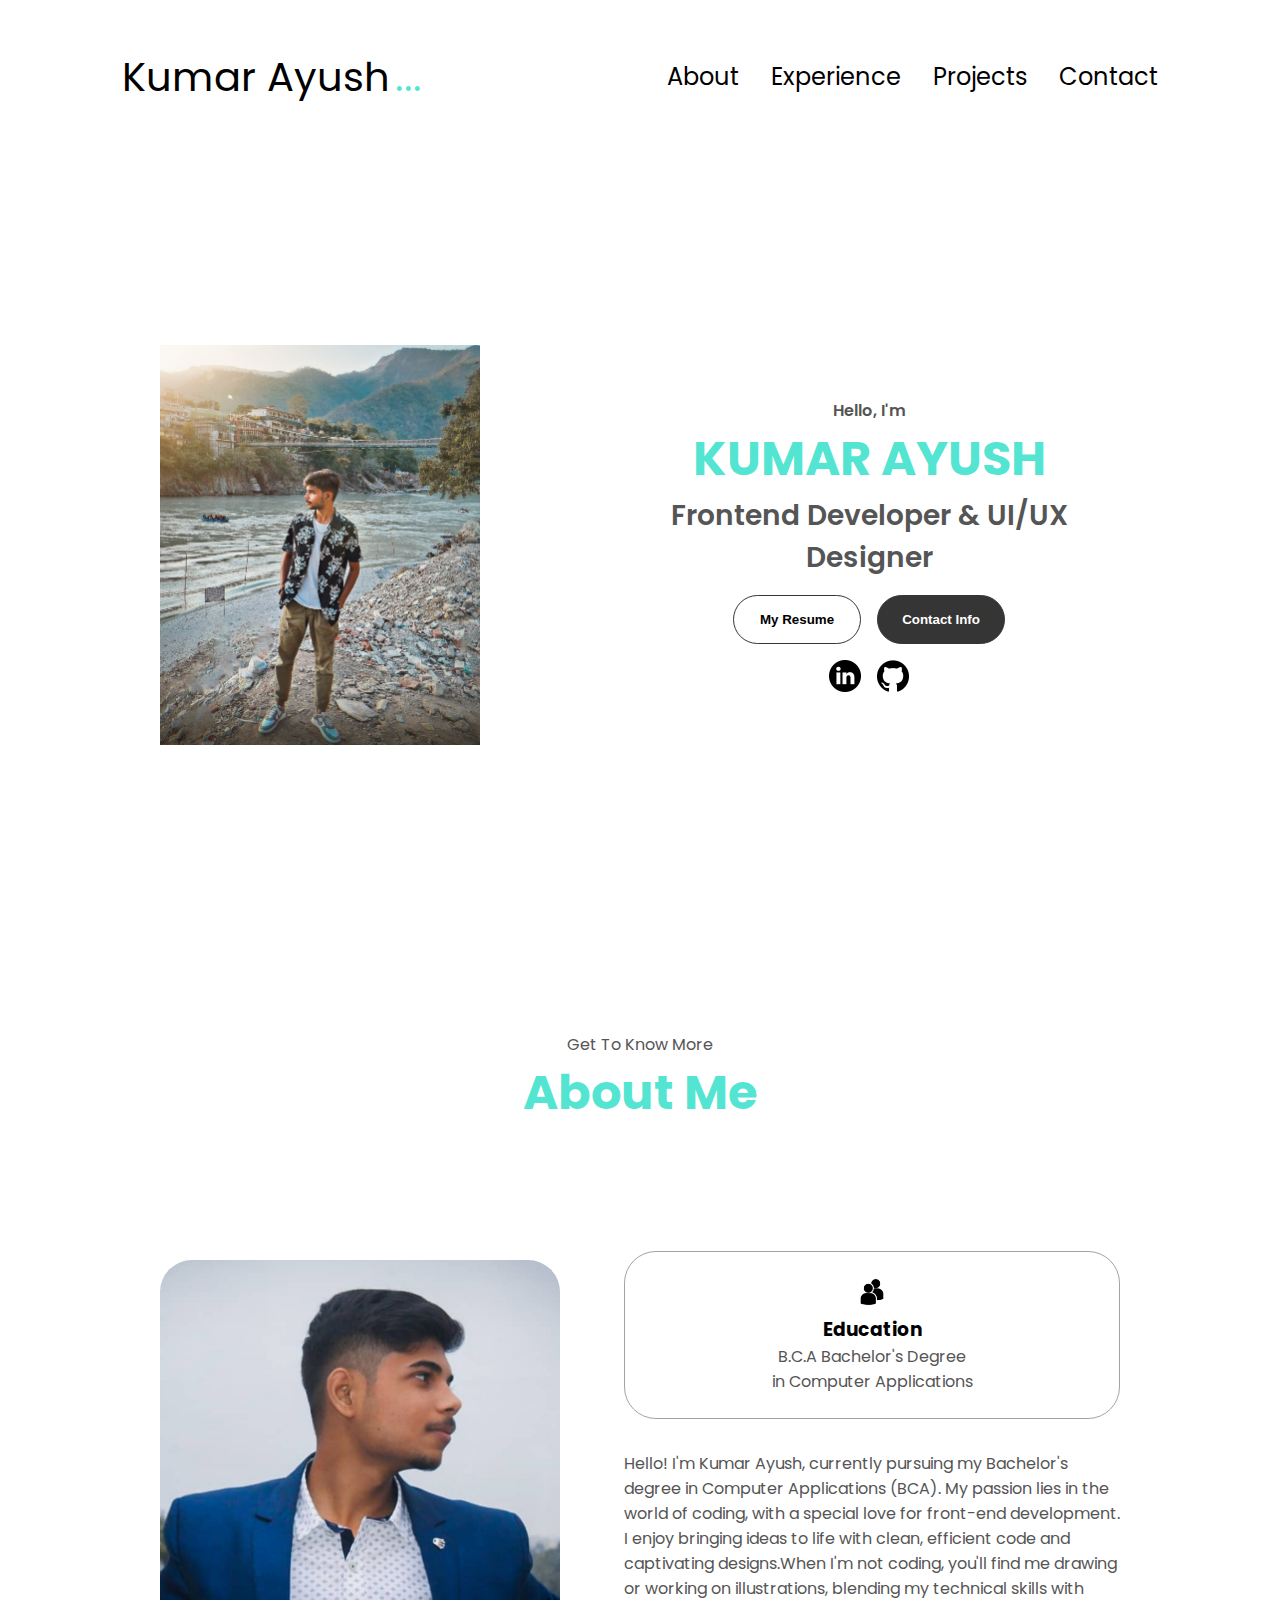
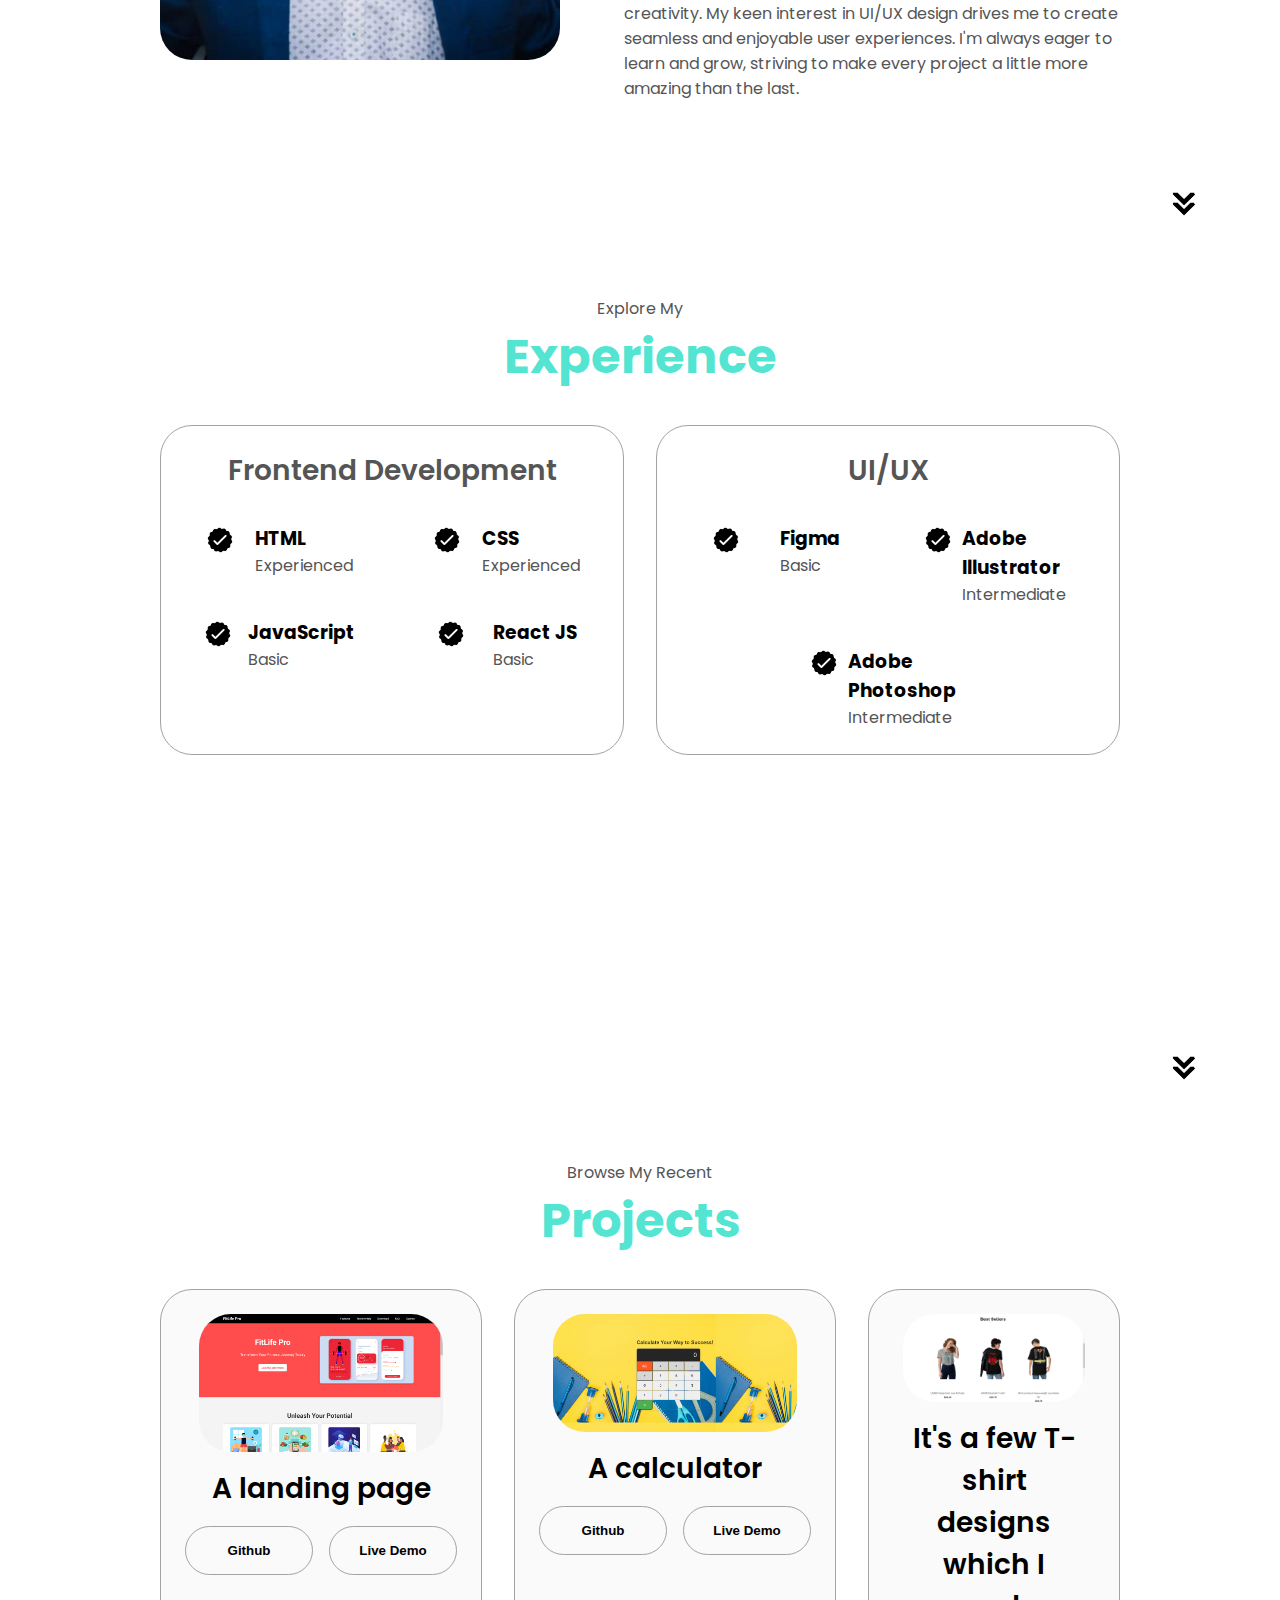
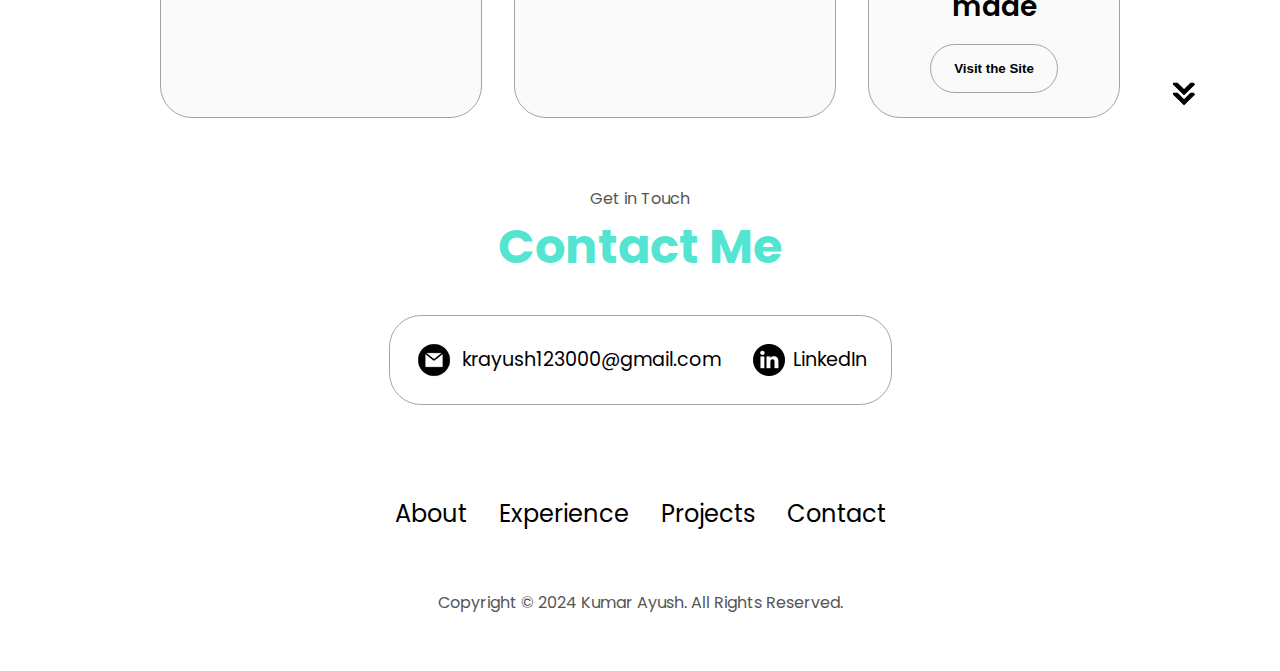
<file: index.html>
<!DOCTYPE html>
<html lang="en">
  <head>
    <meta charset="UTF-8" />
    <meta http-equiv="X-UA-Compatible" content="IE=edge" />
    <meta name="viewport" content="width=device-width, initial-scale=1.0" />
    <title>My Portfolio</title>
    <link rel="stylesheet" href="style.css" />
    <link rel="stylesheet" href="mediaqueries.css" />
  </head>
  <body>
    <nav id="desktop-nav">
      <div class="logo">Kumar Ayush <div id="dot">...</div></div>
      <div>
        <ul class="nav-links">
          <li><a href="#about">About</a></li>
          <li><a href="#experience">Experience</a></li>
          <li><a href="#projects">Projects</a></li>
          <li><a href="#contact">Contact</a></li>
        </ul>
      </div>
    </nav>
    <nav id="hamburger-nav">
      <div class="logo">Kumar Ayush</div>
      <div class="hamburger-menu">
        <div class="hamburger-icon" onclick="toggleMenu()">
          <span></span>
          <span></span>
          <span></span>
        </div>
        <div class="menu-links">
          <li><a href="#about" onclick="toggleMenu()">About</a></li>
          <li><a href="#experience" onclick="toggleMenu()">Experience</a></li>
          <li><a href="#projects" onclick="toggleMenu()">Projects</a></li>
          <li><a href="#contact" onclick="toggleMenu()">Contact</a></li>
        </div>
      </div>
    </nav>
    <section id="profile">
      <div class="section__pic-container">
        <img src="./Images/profile-pic1.jpg" alt="my profile pic" />
      </div>
      <div class="section__text">
        <p class="section__text__p1">Hello, I'm</p>
        <h1 class="title">KUMAR AYUSH</h1>
        <p class="section__text__p2">Frontend Developer &amp UI/UX Designer</p>
        <div class="btn-container">
          <button
            class="btn btn-color-2"
            onclick="window.open('./Images/Resume.pdf')"
          >
            My Resume
          </button>
          <button class="btn btn-color-1" onclick="location.href='./#contact'">
            Contact Info
          </button>
        </div>
        <div id="socials-container">
          <img
            src="./Images/linkedin.png"
            alt="My LinkedIn profile"
            class="icon"
            onclick="location.href='https://www.linkedin.com/in/kumar-ayush-26b34b295?utm_source=share&utm_campaign=share_via&utm_content=profile&utm_medium=android_app'"
          />
          <img
            src="./Images/github.png"
            alt="My Github profile"
            class="icon"
            onclick="location.href='https://github.com/KumarAyush000'"
          />
        </div>
      </div>
    </section>
    <section id="about">
      <p class="section__text__p1">Get To Know More</p>
      <h1 class="title">About Me</h1>
      <div class="section-container">
        <div class="section__pic-container">
          <img
            src="./Images/profile-pic2.jpg"
            alt="Profile picture"
            class="about-pic"
          />
        </div>
        <div class="about-details-container">
          <div class="about-containers">
            <div class="details-container">
              <img
                src="./Images/education.png"
                alt="Education icon"
                class="icon"
              />
              <h3>Education</h3>
              <p>B.C.A  Bachelor's Degree<br /> in Computer Applications</p>
            </div>
          </div>
          <div class="text-container">
            <p>
              Hello! I'm Kumar Ayush, currently pursuing my Bachelor's degree in Computer Applications (BCA). My passion lies in the world of coding, with a special love for front-end development.
               I enjoy bringing ideas to life with clean, efficient code and captivating designs.When I'm not coding, you'll find me drawing or working on illustrations, 
               blending my technical skills with creativity. My keen interest in UI/UX design drives me to create seamless and enjoyable user experiences.
               I'm always eager to learn and grow, striving to make every project a little more amazing than the last.
            </p>
          </div>
        </div>
      </div>
      <img
        src="./Images/arrow.png"
        alt="Arrow icon"
        class="icon arrow"
        onclick="location.href='./#experience'"
      />
    </section>
    <section id="experience">
      <p class="section__text__p1">Explore My</p>
      <h1 class="title">Experience</h1>
      <div class="experience-details-container">
        <div class="about-containers">
          <div class="details-container">
            <h2 class="experience-sub-title">Frontend Development</h2>
            <div class="article-container">
              <article>
                <img
                  src="./Images/checkmark.png"
                  alt="Experience icon"
                  class="icon"
                />
                <div>
                  <h3>HTML</h3>
                  <p>Experienced</p>
                </div>
              </article>
              <article>
                <img
                  src="./Images/checkmark.png"
                  alt="Experience icon"
                  class="icon"
                />
                <div>
                  <h3>CSS</h3>
                  <p>Experienced</p>
                </div>
              </article>
              <article>
                <img
                  src="./Images/checkmark.png"
                  alt="Experience icon"
                  class="icon"
                />
                <div>
                  <h3>JavaScript</h3>
                  <p>Basic</p>
                </div>
              </article>
              <article>
                <img
                  src="./Images/checkmark.png"
                  alt="Experience icon"
                  class="icon"
                />
                <div>
                  <h3>React JS</h3>
                  <p>Basic</p>
                </div>
              </article>
            </div>
          </div>
          <div class="details-container">
            <h2 class="experience-sub-title">UI/UX</h2>
            <div class="article-container">
              <article>
                <img
                  src="./Images/checkmark.png"
                  alt="Experience icon"
                  class="icon"
                />
                <div>
                  <h3>Figma</h3>
                  <p>Basic</p>
                </div>
              </article>
              <article>
                <img
                  src="./Images/checkmark.png"
                  alt="Experience icon"
                  class="icon"
                />
                <div>
                  <h3>Adobe Illustrator</h3>
                  <p>Intermediate</p>
                </div>
              </article>
              <article>
                <img
                  src="./Images/checkmark.png"
                  alt="Experience icon"
                  class="icon"
                />
                <div>
                  <h3>Adobe Photoshop</h3>
                  <p>Intermediate</p>
                </div>
              </article>
            </div>
          </div>
        </div>
      </div>
      <img
        src="./Images/arrow.png"
        alt="Arrow icon"
        class="icon arrow"
        onclick="location.href='./#projects'"
      />
    </section>
    <section id="projects">
      <p class="section__text__p1">Browse My Recent</p>
      <h1 class="title">Projects</h1>
      <div class="experience-details-container">
        <div class="about-containers">
          <div class="details-container color-container">
            <div class="article-container">
              <img
                src="./Images/Project1.png"
                alt="Project 1"
                class="project-img"
              />
            </div>
            <h2 class="experience-sub-title project-title">A landing page</h2>
            <div class="btn-container">
              <button
                class="btn btn-color-2 project-btn"
                onclick="location.href='https://github.com/KumarAyush000/CODSOFT-Task_1'"
              >
                Github
              </button>
              <button
                class="btn btn-color-2 project-btn"
                onclick="window.location.href = 'https://kumarayush000.github.io/CODSOFT-Task_1/'"
              >
                Live Demo
              </button>
            </div>
          </div>
          <div class="details-container color-container">
            <div class="article-container">
              <img
                src="./Images/Project2.png"
                alt="Project 2"
                class="project-img"
              />
            </div>
            <h2 class="experience-sub-title project-title">A calculator</h2>
            <div class="btn-container">
              <button
                class="btn btn-color-2 project-btn"
                onclick="location.href='https://github.com/KumarAyush000/CODSOFT-task_3'"
              >
                Github
              </button>
              <button
                class="btn btn-color-2 project-btn"
                onclick="location.href='https://kumarayush000.github.io/CODSOFT-task_3/'"
              >
                Live Demo
              </button>
            </div>
          </div>
          <div class="details-container color-container">
            <div class="article-container">
              <img
                src="./Images/Project3.png"
                alt="Project 3"
                class="project-img"
              />
            </div>
            <h2 class="experience-sub-title project-title">It's a few T-shirt designs which I made</h2>
            <div class="btn-container">
              <button
                class="btn btn-color-2 project-btn"
                onclick="location.href='http://shoperfrek.company.site'"
              >
                Visit the Site
              </button>
            </div>
          </div>
        </div>
      </div>
      <img
        src="./Images/arrow.png"
        alt="Arrow icon"
        class="icon arrow"
        onclick="location.href='./#contact'"
      />
    </section>
    <section id="contact">
      <p class="section__text__p1">Get in Touch</p>
      <h1 class="title">Contact Me</h1>
      <div class="contact-info-upper-container">
        <div class="contact-info-container">
          <img
            src="./Images/email.png"
            alt="Email icon"
            class="icon contact-icon email-icon"
          />
          <p><a href="mailto:krayush123000@gmail.com">krayush123000@gmail.com</a></p>
        </div>
        <div class="contact-info-container">
          <img
            src="./Images/linkedin.png"
            alt="LinkedIn icon"
            class="icon contact-icon"
          />
          <p><a href="https://www.linkedin.com/in/kumar-ayush-26b34b295?utm_source=share&utm_campaign=share_via&utm_content=profile&utm_medium=android_app">LinkedIn</a></p>
        </div>
      </div>
    </section>
    <footer>
      <nav>
        <div class="nav-links-container">
          <ul class="nav-links">
            <li><a href="#about">About</a></li>
            <li><a href="#experience">Experience</a></li>
            <li><a href="#projects">Projects</a></li>
            <li><a href="#contact">Contact</a></li>
          </ul>
        </div>
      </nav>
      <p>Copyright &#169; 2024 Kumar Ayush. All Rights Reserved.</p>
    </footer>
    <script src="script.js"></script>
  </body>
</html>
</file>
<file: style.css>
/* GENERAL */

@import url("https://fonts.googleapis.com/css2?family=Poppins:wght@300;400;500;600&display=swap");

* {
  margin: 0;
  padding: 0;
}

body {
  font-family: "Poppins", sans-serif;
}

html {
  scroll-behavior: smooth;
}

p {
  color: rgb(85, 85, 85);
}

/* TRANSITION */

a,
.btn {
  transition: all 300ms ease;
}

/* DESKTOP NAV */

nav,
.nav-links {
  display: flex;
}

nav {
  justify-content: space-around;
  align-items: center;
  height: 17vh;
}

.nav-links {
  gap: 2rem;
  list-style: none;
  font-size: 1.5rem;
}

a {
  color: black;
  text-decoration: none;
  text-decoration-color: white;
}

a:hover {
  color: rgba(16, 220, 193, 0.734);
  text-decoration: underline;
  text-underline-offset: 1rem;
  text-decoration-color: rgba(16, 220, 193, 0.734);
}

.logo {
  font-size: 40px;
  display: flex;
}

.logo:hover {
  cursor: default;
}

#dot {
  color: rgba(16, 220, 193, 0.734);
  font-size: 40px;
  margin-left: 5px;
  display: flex;
}

/* HAMBURGER MENU */

#hamburger-nav {
  display: none;
}

.hamburger-menu {
  position: relative;
  display: inline-block;
}

.hamburger-icon {
  display: flex;
  flex-direction: column;
  justify-content: space-between;
  height: 24px;
  width: 30px;
  cursor: pointer;
}

.hamburger-icon span {
  width: 100%;
  height: 2px;
  background-color: black;
  transition: all 0.3 ease-in-out;
}

.menu-links {
  position: absolute;
  top: 100%;
  right: 0;
  background-color: white;
  width: fit-content;
  max-height: 0;
  overflow: hidden;
  transition: all 0.3 ease-in-out;
}

.menu-links a {
  display: block;
  padding: 10px;
  text-align: center;
  font-size: 1.5rem;
  color: black;
  text-decoration: none;
  transition: all 0.3 ease-in-out;
}

.menu-links li {
  list-style: none;
}

.menu-links.open {
  max-height: 300px;
}

.hamburger-icon.open span:first-child {
  transform: rotate(45deg) translate(10px, 5px);
}

.hamburger-icon.open span:nth-child(2) {
  opacity: 0;
}

.hamburger-icon.open span:last-child {
  transform: rotate(-45deg) translate(10px, -5px);
}

.hamburger-icon span:first-child {
  transform: none;
}

.hamburger-icon span:first-child {
  opacity: 1;
}

.hamburger-icon span:first-child {
  transform: none;
}

/* SECTIONS */

section {
  padding-top: 4vh;
  height: 96vh;
  margin: 0 10rem;
  box-sizing: border-box;
  min-height: fit-content;
}

.section-container {
  display: flex;
}

/* PROFILE SECTION */

#profile {
  display: flex;
  justify-content: center;
  gap: 5rem;
  height: 80vh;
}

.section__pic-container {
  display: flex;
  height: 400px;
  width: 400px;
  margin: auto 0;
}

.section__text {
  align-self: center;
  text-align: center;
}

.section__text p {
  font-weight: 600;
}

.section__text__p1 {
  text-align: center;
}

.section__text__p2 {
  font-size: 1.75rem;
  margin-bottom: 1rem;
}

.title {
  font-size: 3rem;
  text-align: center;
  color: rgba(16, 220, 193, 0.734);
}

#socials-container {
  display: flex;
  justify-content: center;
  margin-top: 1rem;
  gap: 1rem;
}

/* ICONS */

.icon {
  cursor: pointer;
  height: 2rem;
}

/* BUTTONS */

.btn-container {
  display: flex;
  justify-content: center;
  gap: 1rem;
}

.btn {
  font-weight: 600;
  transition: all 300ms ease;
  padding: 1rem;
  width: 8rem;
  border-radius: 2rem;
}

.btn-color-1,
.btn-color-2 {
  border: rgb(53, 53, 53) 0.1rem solid;
}

.btn-color-1:hover,
.btn-color-2:hover {
  cursor: pointer;
}

.btn-color-1,
.btn-color-2:hover {
  background: rgb(53, 53, 53);
  color: white;
}

.btn-color-1:hover {
  background: rgb(0, 0, 0);
}

.btn-color-2 {
  background: none;
}

.btn-color-2:hover {
  border: rgb(255, 255, 255) 0.1rem solid;
}

.btn-container {
  gap: 1rem;
}

/* ABOUT SECTION */

#about {
  position: relative;
}

.about-containers {
  gap: 2rem;
  margin-bottom: 2rem;
  margin-top: 2rem;
}

.about-details-container {
  justify-content: center;
  flex-direction: column;
}

.about-containers,
.about-details-container {
  display: flex;
}

.about-pic {
  border-radius: 2rem;
}

.arrow {
  position: absolute;
  right: -5rem;
  bottom: 2.5rem;
}

.details-container {
  padding: 1.5rem;
  flex: 1;
  background: white;
  border-radius: 2rem;
  border: rgb(53, 53, 53) 0.1rem solid;
  border-color: rgb(163, 163, 163);
  text-align: center;
}

.section-container {
  gap: 4rem;
  height: 80%;
}

.section__pic-container {
  height: 400px;
  width: 400px;
  margin: auto 0;
}

/* EXPERIENCE SECTION */

#experience {
  position: relative;
}

.experience-sub-title {
  color: rgb(85, 85, 85);
  font-weight: 600;
  font-size: 1.75rem;
  margin-bottom: 2rem;
}

.experience-details-container {
  display: flex;
  justify-content: center;
  flex-direction: column;
}

.article-container {
  display: flex;
  text-align: initial;
  flex-wrap: wrap;
  flex-direction: row;
  gap: 2.5rem;
  justify-content: space-around;
}

article {
  display: flex;
  width: 10rem;
  justify-content: space-around;
  gap: 0.5rem;
}

article .icon {
  cursor: default;
}

/* PROJECTS SECTION */

#projects {
  position: relative;
}

.color-container {
  border-color: rgb(163, 163, 163);
  background: rgb(250, 250, 250);
}

.project-img {
  border-radius: 2rem;
  width: 90%;
  height: 90%;
}

.project-title {
  margin: 1rem;
  color: black;
}

.project-btn {
  color: black;
  border-color: rgb(163, 163, 163);
}

/* CONTACT */

#contact {
  display: flex;
  justify-content: center;
  flex-direction: column;
  height: 70vh;
}

.contact-info-upper-container {
  display: flex;
  justify-content: center;
  border-radius: 2rem;
  border: rgb(53, 53, 53) 0.1rem solid;
  border-color: rgb(163, 163, 163);
  background: (250, 250, 250);
  margin: 2rem auto;
  padding: 0.5rem;
}

.contact-info-container {
  display: flex;
  align-items: center;
  justify-content: center;
  gap: 0.5rem;
  margin: 1rem;
}

.contact-info-container p {
  font-size: larger;
}

.contact-icon {
  cursor: default;
}

.email-icon {
  height: 2.5rem;
}

/* FOOTER SECTION */

footer {
  height: 26vh;
  margin: 0 1rem;
}

footer p {
  text-align: center;
}
</file>
<file: mediaqueries.css>
@media screen and (max-width: 1400px) {
  #profile {
    height: 83vh;
    margin-bottom: 6rem;
  }
  .about-containers {
    flex-wrap: wrap;
  }
  #contact,
  #projects {
    height: fit-content;
  }
}

@media screen and (max-width: 1200px) {
  #desktop-nav {
    display: none;
  }
  #hamburger-nav {
    display: flex;
  }
  #experience,
  .experience-details-container {
    margin-top: 2rem;
  }
  #profile,
  .section-container {
    display: block;
  }
  .arrow {
    display: none;
  }
  section,
  .section-container {
    height: fit-content;
  }
  section {
    margin: 0 5%;
  }
  .section__pic-container {
    width: 275px;
    height: 275px;
    margin: 0 auto 2rem;
  }
  .about-containers {
    margin-top: 0;
  }
}

@media screen and (max-width: 600px) {
  #contact,
  footer {
    height: 40vh;
  }
  #profile {
    height: 83vh;
    margin-bottom: 0;
  }
  article {
    font-size: 1rem;
  }
  footer nav {
    height: fit-content;
    margin-bottom: 2rem;
  }
  .about-containers,
  .contact-info-upper-container,
  .btn-container {
    flex-wrap: wrap;
  }
  .contact-info-container {
    margin: 0;
  }
  .contact-info-container p,
  .nav-links li a {
    font-size: 1rem;
  }
  .experience-sub-title {
    font-size: 1.25rem;
  }
  .logo {
    font-size: 1.5rem;
  }
  .nav-links {
    flex-direction: column;
    gap: 0.5rem;
    text-align: center;
  }
  .section__pic-container {
    width: auto;
    height: 46vw;
    justify-content: center;
  }
  .section__text__p2 {
    font-size: 1.25rem;
  }
  .title {
    font-size: 2rem;
  }
  .text-container {
    text-align: justify;
  }
}
</file>
